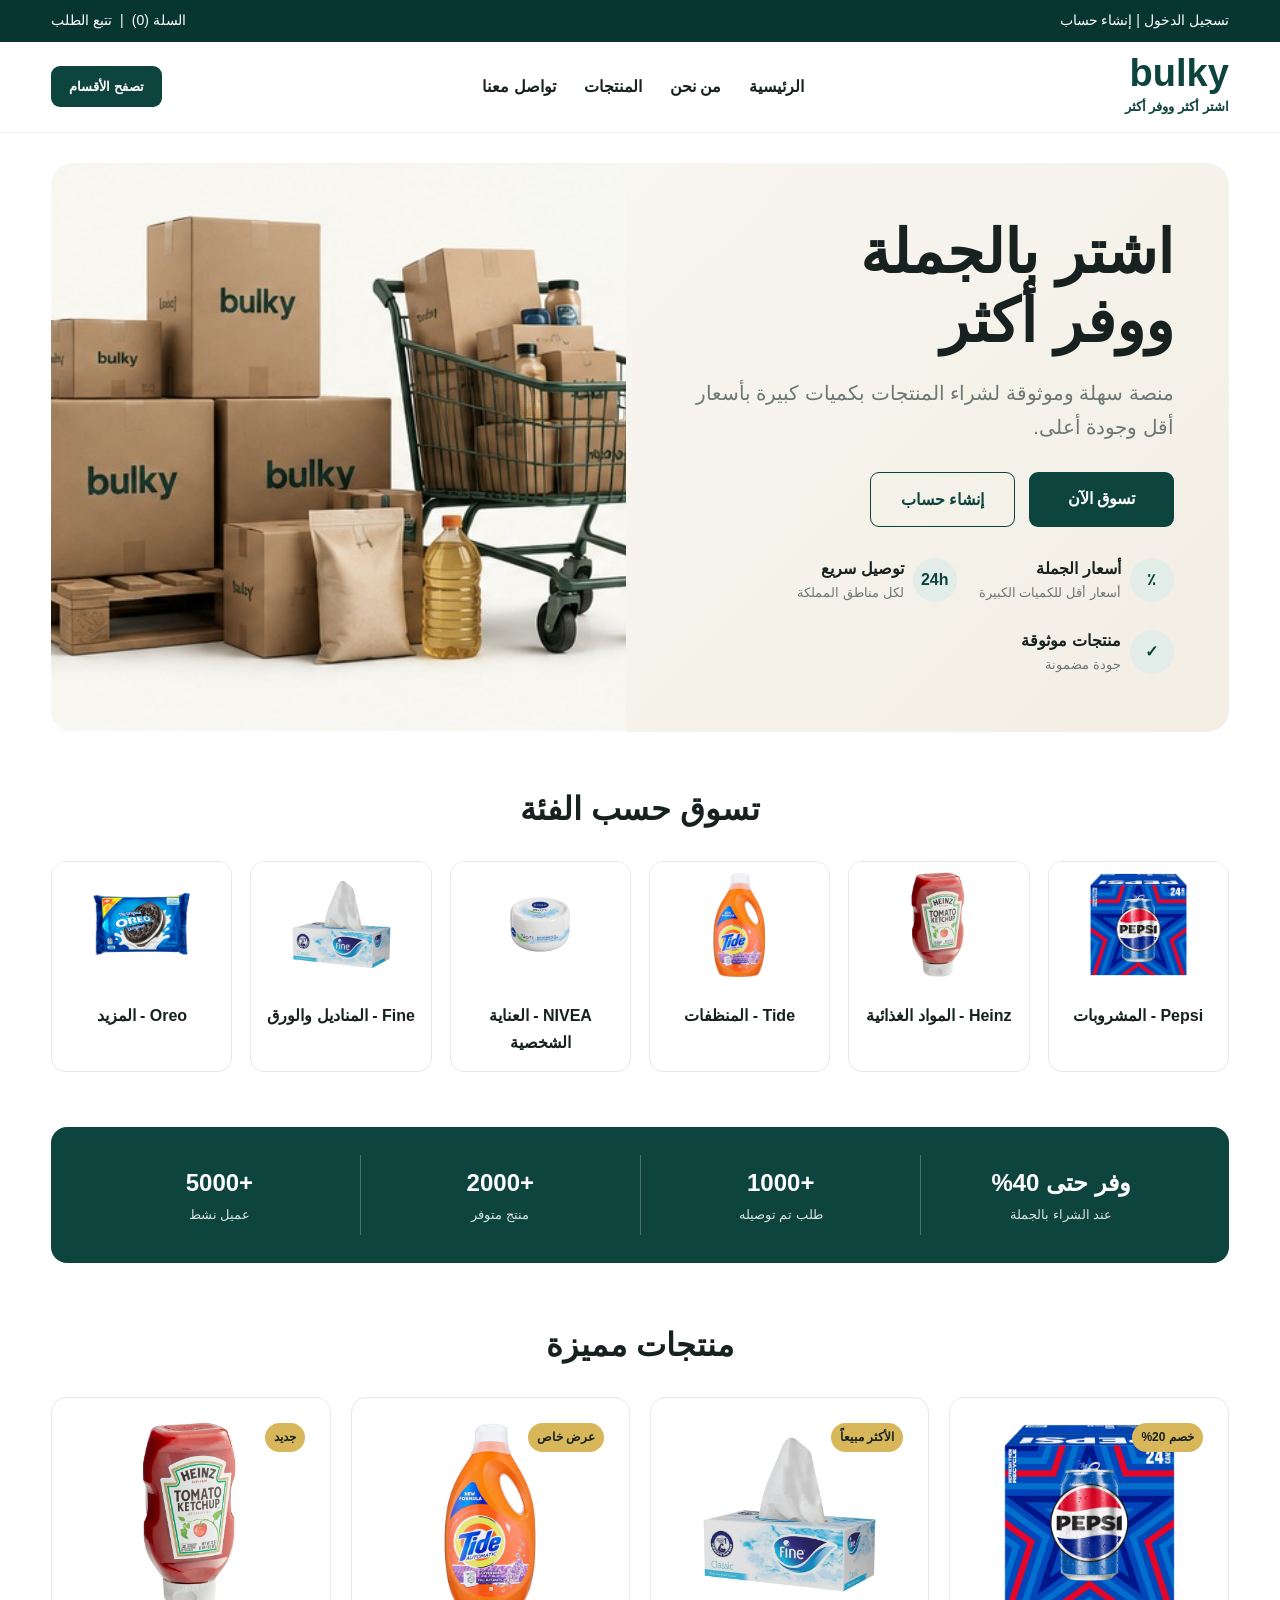
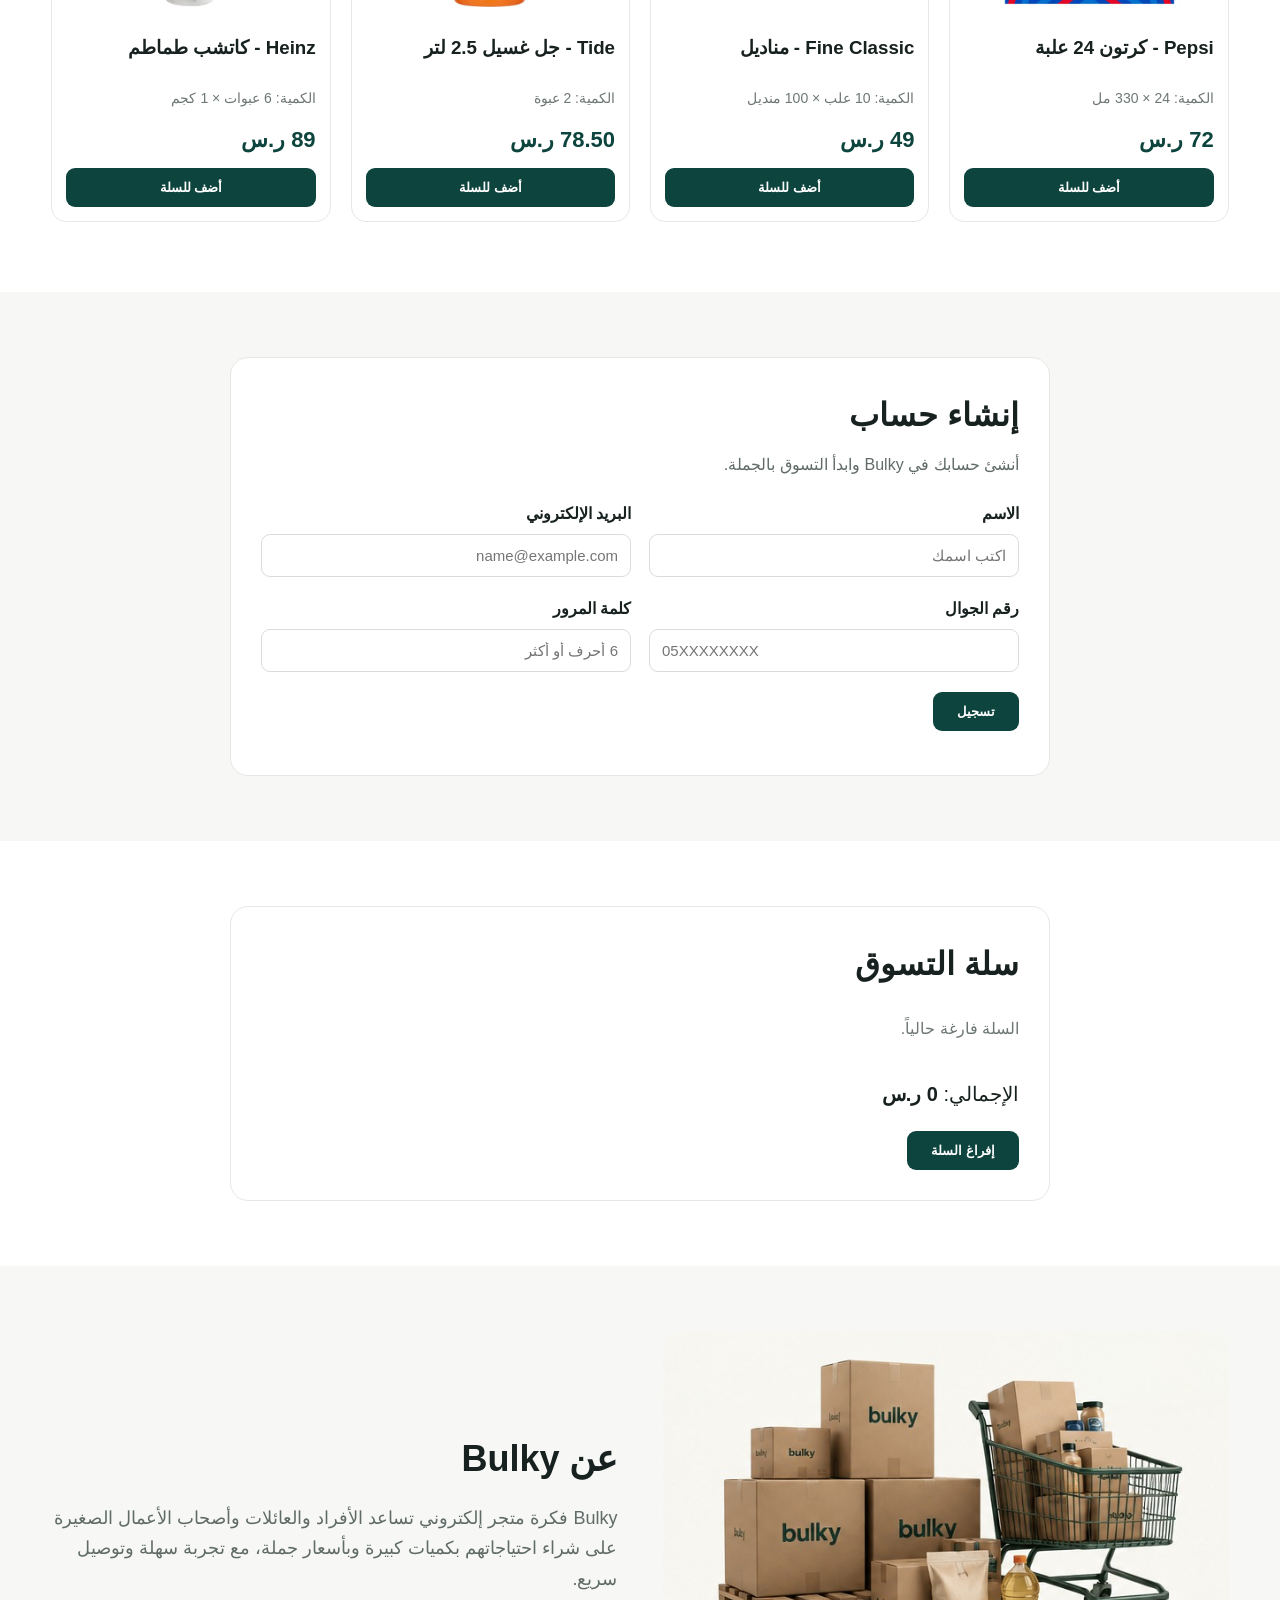
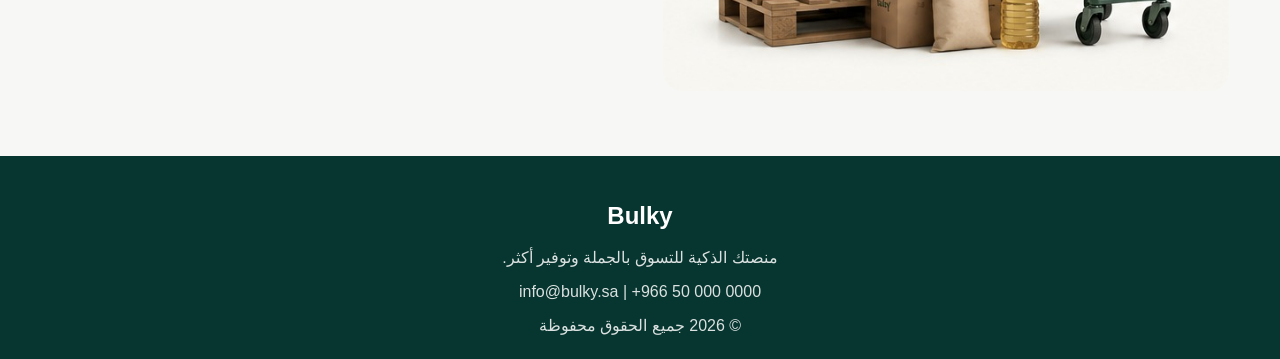
<file: index.html>
<!DOCTYPE html>
<html lang="ar" dir="rtl">
<head>
  <meta charset="UTF-8">
  <meta name="viewport" content="width=device-width, initial-scale=1.0">
  <title>Bulky - اشتر أكثر ووفر أكثر</title>
  <link rel="stylesheet" href="style.css">
</head>

<body>
  <div class="topbar">
    <div class="container topbar-content">
      <div><a href="#login">تسجيل الدخول</a> | <a href="#register">إنشاء حساب</a></div>
      <div class="topbar-actions"><a href="#cart">السلة (<span id="cart-count">0</span>)</a> | <a href="#contact">تتبع الطلب</a></div>
    </div>
  </div>

  <nav class="navbar">
    <div class="container nav-content">
      <a class="logo" href="#home">
        <strong>bulky</strong>
        <small>اشتر أكثر ووفر أكثر</small>
      </a>

      <ul class="nav-links">
        <li><a href="#home">الرئيسية</a></li>
        <li><a href="#about">من نحن</a></li>
        <li><a href="#products">المنتجات</a></li>
        <li><a href="#contact">تواصل معنا</a></li>
      </ul>

      <button class="categories-btn">تصفح الأقسام</button>
    </div>
  </nav>

  <main>
    <section class="hero container" id="home">
      <div class="hero-content">
        <h1>اشتر بالجملة<br>ووفر أكثر</h1>
        <p>منصة سهلة وموثوقة لشراء المنتجات بكميات كبيرة بأسعار أقل وجودة أعلى.</p>

        <div class="hero-buttons">
          <a href="#products" class="btn primary">تسوق الآن</a>
          <a href="#register" class="btn secondary">إنشاء حساب</a>
        </div>

        <div class="features">
          <div class="feature"><div class="feature-icon">٪</div><div><strong>أسعار الجملة</strong><small>أسعار أقل للكميات الكبيرة</small></div></div>
          <div class="feature"><div class="feature-icon">24h</div><div><strong>توصيل سريع</strong><small>لكل مناطق المملكة</small></div></div>
          <div class="feature"><div class="feature-icon">✓</div><div><strong>منتجات موثوقة</strong><small>جودة مضمونة</small></div></div>
        </div>
      </div>

      <div class="hero-photo">
        <img src="bulky-hero.jpg" alt="عربة تسوق وكراتين Bulky">
      </div>
    </section>

    <section class="categories container">
      <h2>تسوق حسب الفئة</h2>

      <div class="category-grid">
        <article class="category-card"><img src="pepsi.webp" alt="Pepsi"><h3>Pepsi - المشروبات</h3></article>
        <article class="category-card"><img src="heinz.webp" alt="Heinz"><h3>Heinz - المواد الغذائية</h3></article>
        <article class="category-card"><img src="tide.jpg" alt="Tide"><h3>Tide - المنظفات</h3></article>
        <article class="category-card"><img src="nivea.webp" alt="NIVEA"><h3>NIVEA - العناية الشخصية</h3></article>
        <article class="category-card"><img src="fine.webp" alt="Fine"><h3>Fine - المناديل والورق</h3></article>
        <article class="category-card"><img src="oreo.webp" alt="Oreo"><h3>Oreo - المزيد</h3></article>
      </div>
    </section>

    <section class="stats container">
      <div class="stat"><strong>وفر حتى 40%</strong><small>عند الشراء بالجملة</small></div>
      <div class="stat"><strong>+1000</strong><small>طلب تم توصيله</small></div>
      <div class="stat"><strong>+2000</strong><small>منتج متوفر</small></div>
      <div class="stat"><strong>+5000</strong><small>عميل نشط</small></div>
    </section>

    <section class="products container" id="products">
      <h2>منتجات مميزة</h2>

      <div class="product-grid">
        <article class="product-card">
          <span class="badge">خصم 20%</span>
          <img src="pepsi.webp" alt="Pepsi 24 cans">
          <h3>Pepsi - كرتون 24 علبة</h3>
          <p class="quantity">الكمية: 24 × 330 مل</p>
          <p class="price">72 ر.س</p>
          <button class="add-to-cart" data-name="Pepsi - كرتون 24 علبة" data-price="72">أضف للسلة</button>
        </article>

        <article class="product-card">
          <span class="badge">الأكثر مبيعاً</span>
          <img src="fine.webp" alt="Fine Classic tissues">
          <h3>Fine Classic - مناديل</h3>
          <p class="quantity">الكمية: 10 علب × 100 منديل</p>
          <p class="price">49 ر.س</p>
          <button class="add-to-cart" data-name="Fine Classic - 10 علب" data-price="49">أضف للسلة</button>
        </article>

        <article class="product-card">
          <span class="badge">عرض خاص</span>
          <img src="tide.jpg" alt="Tide detergent 2.5L">
          <h3>Tide - جل غسيل 2.5 لتر</h3>
          <p class="quantity">الكمية: 2 عبوة</p>
          <p class="price">78.50 ر.س</p>
          <button class="add-to-cart" data-name="Tide - عبوتان 2.5 لتر" data-price="78.5">أضف للسلة</button>
        </article>

        <article class="product-card">
          <span class="badge">جديد</span>
          <img src="heinz.webp" alt="Heinz Tomato Ketchup">
          <h3>Heinz - كاتشب طماطم</h3>
          <p class="quantity">الكمية: 6 عبوات × 1 كجم</p>
          <p class="price">89 ر.س</p>
          <button class="add-to-cart" data-name="Heinz Ketchup - 6 عبوات" data-price="89">أضف للسلة</button>
        </article>
      </div>
    </section>


    <section class="register-section" id="register">
      <div class="container">
        <div class="form-card">
          <h2>إنشاء حساب</h2>
          <p>أنشئ حسابك في Bulky وابدأ التسوق بالجملة.</p>
          <form id="register-form">
            <div class="form-grid">
              <div>
                <label for="name">الاسم</label>
                <input id="name" type="text" required placeholder="اكتب اسمك">
              </div>
              <div>
                <label for="email">البريد الإلكتروني</label>
                <input id="email" type="email" required placeholder="name@example.com">
              </div>
              <div>
                <label for="phone">رقم الجوال</label>
                <input id="phone" type="tel" required placeholder="05XXXXXXXX">
              </div>
              <div>
                <label for="password">كلمة المرور</label>
                <input id="password" type="password" required minlength="6" placeholder="6 أحرف أو أكثر">
              </div>
            </div>
            <button type="submit" class="submit-btn">تسجيل</button>
            <p id="register-message" class="form-message"></p>
          </form>
        </div>
      </div>
    </section>

    <section class="cart-section" id="cart">
      <div class="container">
        <div class="cart-card">
          <h2>سلة التسوق</h2>
          <div id="cart-items">
            <p class="empty-cart">السلة فارغة حالياً.</p>
          </div>
          <div class="cart-total">الإجمالي: <strong><span id="cart-total">0</span> ر.س</strong></div>
          <button id="clear-cart" type="button">إفراغ السلة</button>
        </div>
      </div>
    </section>

    <section class="about" id="about">
      <div class="container about-grid">
        <img src="bulky-hero.jpg" alt="Bulky">
        <div>
          <h2>عن Bulky</h2>
          <p>Bulky فكرة متجر إلكتروني تساعد الأفراد والعائلات وأصحاب الأعمال الصغيرة على شراء احتياجاتهم بكميات كبيرة وبأسعار جملة، مع تجربة سهلة وتوصيل سريع.</p>
        </div>
      </div>
    </section>
  </main>

  <footer id="contact">
    <div class="container">
      <h2>Bulky</h2>
      <p>منصتك الذكية للتسوق بالجملة وتوفير أكثر.</p>
      <p>info@bulky.sa | +966 50 000 0000</p>
      <p>© 2026 جميع الحقوق محفوظة</p>
    </div>
  </footer>
  <script src="script.js"></script>
  <script>
(function(){
  if(!window.chatbase || window.chatbase("getState") !== "initialized"){
    window.chatbase = (...arguments) => {
      if(!window.chatbase.q){
        window.chatbase.q = []
      }
      window.chatbase.q.push(arguments)
    };

    window.chatbase = new Proxy(window.chatbase, {
      get(target, prop){
        if(prop === "q"){
          return target.q
        }
        return (...args) => target(prop, ...args)
      }
    })
  }

  const onLoad = function(){
    const script = document.createElement("script");
    script.src = "https://www.chatbase.co/embed.min.js";
    script.id = "rz5Nz-yVYi4YFroWJzcO7";
    script.domain = "www.chatbase.co";
    document.body.appendChild(script)
  };

  if(document.readyState === "complete"){
    onLoad()
  } else {
    window.addEventListener("load", onLoad)
  }
})();
</script>
</body>
</html>
</file>
<file: style.css>
*{box-sizing:border-box;margin:0;padding:0}
    html{scroll-behavior:smooth}
    body{font-family:Arial,Tahoma,sans-serif;background:#fff;color:#17211f;line-height:1.7}
    a{text-decoration:none;color:inherit}
    img{display:block;width:100%;object-fit:cover}
    button{font-family:inherit}
    .container{width:92%;max-width:1180px;margin:auto}

    .topbar{background:#07352f;color:#fff;padding:9px 0;font-size:14px}
    .topbar-content{display:flex;justify-content:space-between;align-items:center}
    .navbar{background:#fff;border-bottom:1px solid #eee;position:sticky;top:0;z-index:10}
    .nav-content{min-height:90px;display:flex;justify-content:space-between;align-items:center;gap:20px}
    .logo strong{display:block;font-size:38px;color:#0d443d;line-height:1;font-weight:800}
    .logo small{color:#0d443d;font-weight:bold}
    .nav-links{display:flex;list-style:none;gap:28px;font-weight:bold}
    .nav-links a:hover{color:#0d443d}
    .categories-btn{background:#0d443d;color:#fff;border:0;border-radius:9px;padding:13px 18px;font-weight:bold;cursor:pointer}

    .hero{margin-top:30px;min-height:480px;border-radius:22px;background:linear-gradient(135deg,#fbfaf6,#f2eee4);display:grid;grid-template-columns:1.05fr 1fr;align-items:center;overflow:hidden}
    .hero-content{padding:55px}
    .hero h1{font-size:60px;line-height:1.15;margin-bottom:20px}
    .hero p{font-size:20px;color:#6d7774;max-width:550px}
    .hero-buttons{display:flex;gap:14px;margin:28px 0}
    .btn{padding:13px 24px;border-radius:9px;font-weight:bold;display:inline-block;min-width:145px;text-align:center}
    .primary{background:#0d443d;color:#fff}
    .secondary{border:1px solid #0d443d;color:#0d443d}
    .hero-photo{height:100%;min-height:480px;background:#f4efe4}
    .hero-photo img{height:100%;min-height:480px}

    .features{display:flex;gap:22px;flex-wrap:wrap}
    .feature{display:flex;gap:9px;align-items:center}
    .feature-icon{width:44px;height:44px;border-radius:50%;background:#e2ece9;display:grid;place-items:center;color:#0d443d;font-weight:bold}
    .feature strong,.feature small{display:block}
    .feature small{color:#6d7774}

    .categories{padding:50px 0 35px}
    .categories h2,.products h2{text-align:center;font-size:32px;margin-bottom:25px}
    .category-grid{display:grid;grid-template-columns:repeat(6,1fr);gap:18px}
    .category-card{border:1px solid #e7e8e4;border-radius:14px;overflow:hidden;text-align:center;background:#fff;transition:.3s}
    .category-card:hover{transform:translateY(-5px);box-shadow:0 12px 30px rgba(13,68,61,.10)}
    .category-card img{height:125px;background:#fff}
    .category-card h3{padding:15px 8px;font-size:16px}

    .stats{background:#0d443d;color:#fff;border-radius:16px;display:grid;grid-template-columns:repeat(4,1fr);padding:28px;margin:20px auto 55px}
    .stat{text-align:center;padding:8px 20px;border-left:1px solid rgba(255,255,255,.25)}
    .stat:last-child{border-left:0}
    .stat strong,.stat small{display:block}
    .stat strong{font-size:24px}
    .stat small{opacity:.85}

    .products{padding-bottom:70px}
    .product-grid{display:grid;grid-template-columns:repeat(4,1fr);gap:20px}
    .product-card{border:1px solid #e7e8e4;border-radius:15px;padding:14px;background:#fff;position:relative;transition:.3s}
    .product-card:hover{transform:translateY(-5px);box-shadow:0 12px 30px rgba(13,68,61,.10)}
    .product-card img{height:205px;border-radius:11px;margin-bottom:15px;background:#fafafa}
    .badge{position:absolute;top:25px;right:25px;background:#d7b75a;padding:4px 9px;border-radius:20px;font-size:12px;font-weight:bold}
    .product-card h3{min-height:55px}
    .quantity{color:#6d7774;font-size:14px}
    .price{color:#0d443d;font-size:22px;font-weight:bold;margin:10px 0}
    .product-card button{width:100%;border:0;background:#0d443d;color:#fff;padding:12px;border-radius:9px;font-weight:bold;cursor:pointer}

    .about{background:#f7f8f6;padding:65px 0}
    .about-grid{display:grid;grid-template-columns:1fr 1fr;align-items:center;gap:45px}
    .about img{height:360px;border-radius:20px}
    .about h2{font-size:36px;margin-bottom:14px}
    .about p{color:#606b68;font-size:18px}

    footer{background:#07352f;color:#fff;padding:40px 0 20px;text-align:center}
    footer p{opacity:.85;margin-top:7px}

    @media(max-width:900px){
      .nav-links{display:none}
      .hero{grid-template-columns:1fr}
      .hero-content{order:2}
      .hero-photo{order:1;min-height:300px}
      .hero-photo img{min-height:300px;height:300px}
      .category-grid{grid-template-columns:repeat(3,1fr)}
      .product-grid{grid-template-columns:repeat(2,1fr)}
      .about-grid{grid-template-columns:1fr}
    }

    @media(max-width:600px){
      .nav-content{flex-wrap:wrap;padding:15px 0}
      .hero-content{padding:30px 22px}
      .hero h1{font-size:42px}
      .hero p{font-size:17px}
      .features{flex-direction:column}
      .category-grid,.product-grid,.stats{grid-template-columns:1fr}
      .stat{border-left:0;border-bottom:1px solid rgba(255,255,255,.2)}
      .category-card img{height:190px}
    }

    .topbar a:hover{text-decoration:underline}
    .topbar-actions{display:flex;align-items:center;gap:8px}

    .register-section,.cart-section{padding:65px 0}
    .register-section{background:#f7f8f6}
    .form-card,.cart-card{max-width:820px;margin:auto;background:#fff;border:1px solid #e7e8e4;border-radius:18px;padding:30px}
    .form-card h2,.cart-card h2{font-size:32px;margin-bottom:8px}
    .form-card>p{color:#606b68;margin-bottom:22px}
    .form-grid{display:grid;grid-template-columns:repeat(2,1fr);gap:18px}
    .form-grid label{display:block;font-weight:bold;margin-bottom:7px}
    .form-grid input{width:100%;padding:12px;border:1px solid #d9ddda;border-radius:9px;font-family:inherit;font-size:15px}
    .submit-btn,#clear-cart{margin-top:20px;border:0;background:#0d443d;color:#fff;padding:12px 24px;border-radius:9px;font-weight:bold;cursor:pointer}
    .form-message{margin-top:14px;font-weight:bold;color:#0d443d}

    .cart-item{display:flex;justify-content:space-between;align-items:center;gap:15px;padding:14px 0;border-bottom:1px solid #eee}
    .cart-item-controls{display:flex;align-items:center;gap:10px}
    .cart-item button{border:0;background:#e8efed;color:#0d443d;width:32px;height:32px;border-radius:7px;cursor:pointer;font-weight:bold}
    .cart-total{font-size:20px;margin-top:20px}
    .empty-cart{color:#6d7774;padding:15px 0}

    @media(max-width:600px){
      .form-grid{grid-template-columns:1fr}
      .cart-item{align-items:flex-start;flex-direction:column}
    }

/* Branded retailer-style images */
.category-card img,
.product-card img{
  object-fit:contain;
  background:#fff;
  padding:10px;
}
</file>
